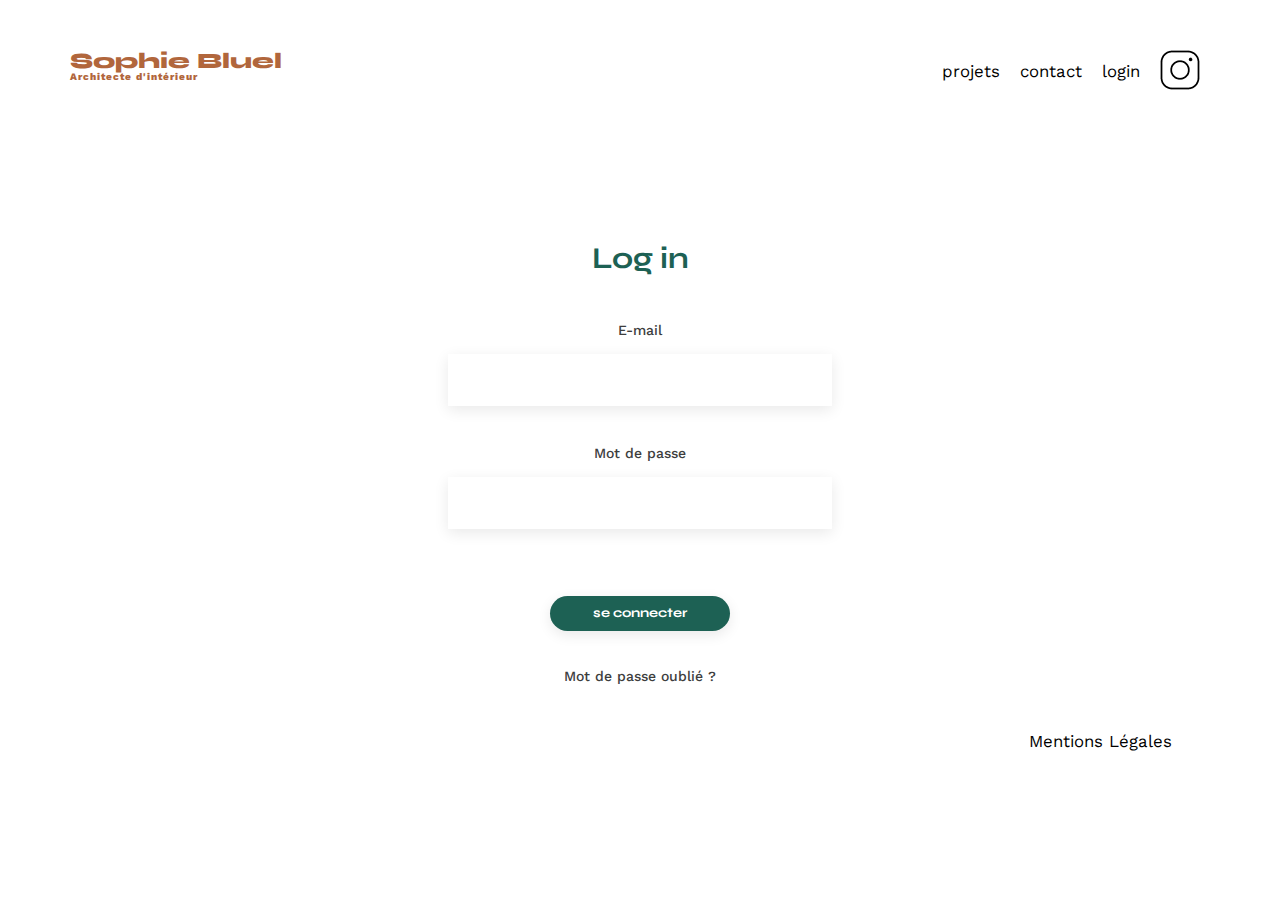
<file: login.html>
<!DOCTYPE html>
<html lang="fr">
  <head>
    <meta charset="UTF-8" />
    <meta name="viewport" content="width=device-width, initial-scale=1.0" />
    <title>Se connecter - Sophie Bluel - Architecte d'intérieur</title>
    <link rel="preconnect" href="https://fonts.googleapis.com" />
    <link rel="preconnect" href="https://fonts.gstatic.com" crossorigin />
    <link
      href="https://fonts.googleapis.com/css2?family=Syne:wght@700;800&family=Work+Sans&display=swap"
      rel="stylesheet"
    />
    <meta name="description" content="" />
    <link rel="stylesheet" href="./assets/style.css" />
    <link rel="stylesheet" href="./assets/login.css" />
    <script type="module" src="login.js" defer></script>
  </head>
  <body>
    <header>
      <a href="/index.html"
        ><h1>Sophie Bluel <span>Architecte d'intérieur</span></h1></a
      >
      <nav>
        <ul>
          <li><a href="./index.html#portfolio">projets</a></li>
          <li><a href="./index.html#contact">contact</a></li>
          <li><a href="./login.html" class="loginPage">login</a></li>
          <li>
            <a href="#"
              ><img src="./assets/icons/instagram.png" alt="Instagram"
            /></a>
          </li>
        </ul>
      </nav>
    </header>
    <main class="login">
      <h2 class="login-title">Log in</h2>
        <form class="connection">
          <label for="email">E-mail</label>
          <input type="email" name="email" id="email" />
          <label for="password">Mot de passe</label>
          <input type="password" name="password" id="password" />
          <p class="error"></p>
          <input type="submit" class="submit" value="se connecter" />
          <a href="" class="forgotten-password">Mot de passe oublié ?</a>
        </form>
    </main>
    <footer>
      <nav>
        <ul>
          <li><a href="#">Mentions Légales</a></li>
        </ul>
      </nav>
    </footer>
  </body>
</html>
</file>
<file: assets/login.css>
a, .login {
    text-decoration: none;
    color: black;
  }
  
  a:hover {
    color: #B1663C;
  }
  
  .loginPage {
    text-decoration: none;
  }
  
  .login-title {
    text-align: center;
    margin-top: 150px;
  }
  
  .connection {
    display: flex;
    align-items: center;
    flex-direction: column;
    margin: 50px auto;
  }
  
  .connection label {
    font-family: 'Work Sans';
    color: #3d3d3d;
    font-weight: 500;
  }
  
  .connection input {
    width: 380px;
    height: 50px;
    margin-top: 7px;
    margin-bottom: 30px;
    border: none;
    box-shadow: 0px 4px 14px rgba(0, 0, 0, 0.09);
  }
  
  .connection .submit {
    width: 180px;
    height: 35px;
    background: #1d6154;
    color: #fff;
    border-radius: 60px;
    border: none;
    font-family: 'Syne', sans-serif;
    font-weight: 700;
    margin-top: 7px;
    margin-bottom: 28px;
    cursor: pointer;
    margin-left: auto;
    margin-right: auto;
  }
  
  .error {
    margin: 5px 0;
    color: red;
    font-family: 'Work Sans';
    font-weight: 500;
    font-style: italic;
  }
  
  .forgotten-password {
    font-family: 'Work Sans';
    font-weight: 500;
    color: #3d3d3d;
    text-align: center;
  }
</file>
<file: assets/style.css>
/* http://meyerweb.com/eric/tools/css/reset/
   v2.0 | 20110126
   License: none (public domain)
*/

html, body, div, span, applet, object, iframe,
h1, h2, h3, h4, h5, h6, p, blockquote, pre,
a, abbr, acronym, address, big, cite, code,
del, dfn, em, img, ins, kbd, q, s, samp,
small, strike, strong, sub, sup, tt, var,
b, u, i, center,
dl, dt, dd, ol, ul, li,
fieldset, form, label, legend,
table, caption, tbody, tfoot, thead, tr, th, td,
article, aside, canvas, details, embed,
figure, figcaption, footer, header, hgroup,
menu, nav, output, ruby, section, summary,
time, mark, audio, video {
	margin: 0;
	padding: 0;
	border: 0;
	font-size: 100%;
	font: inherit;
	vertical-align: baseline;
}
/* HTML5 display-role reset for older browsers */
article, aside, details, figcaption, figure,
footer, header, hgroup, menu, nav, section {
	display: block;
}
body {
	line-height: 1;
}
ol, ul {
	list-style: none;
}
blockquote, q {
	quotes: none;
}
blockquote:before, blockquote:after,
q:before, q:after {
	content: '';
	content: none;
}
table {
	border-collapse: collapse;
	border-spacing: 0;
}
/** end reset css**/
body {
	max-width: 1140px;
	margin:auto;
	font-family: 'Work Sans' ;
	font-size: 14px;
}
header {
	display: flex;
	justify-content: space-between;
	margin: 50px 0
}
section {
	margin: 50px 0
}

.modeEdition {
	color: white;
	display: none;
	align-items: center;
	justify-content: center;
	background-color: black;
	position: relative;
	width: 100%;
	height: 60px;
	font-size: 16px;
	gap: 10px;
}

a {
	text-decoration: none;
	color: black;
}

h1{
	display: flex;
	flex-direction: column;
	font-family: 'Syne';
	font-size: 22px;
	font-weight: 800;
	color: #B1663C
}

h1 > span {
	font-family: 'Work Sans';
	font-size:10px;
	letter-spacing: 0.1em;
;
}

h2{
	font-family: 'Syne';
	font-weight: 700;
	font-size: 30px;
	color: #1D6154
}
nav ul {
	display: flex;
	align-items: center;
	list-style-type: none;

}
nav li {
	padding: 0 10px;
	font-size: 1.2em;
}

li:hover {
	color: #B1663C;
}
#introduction {
	display: flex;
	align-items: center;
}
#introduction figure {
	flex: 1
}
#introduction img {
	display: block;
	margin: auto;
	width: 80%;
}

#introduction article {
	flex: 1
}
#introduction h2 {
	margin-bottom: 1em;
}

#introduction p {
	margin-bottom: 0.5em;
}
#portfolio h2 {
	text-align: center;
	margin-bottom: 1em;
}

.modifyPortfolio {
	display: flex;
	padding: 6em 0 4em;
	justify-content: center;
	align-items: baseline;
	gap: 45px;
}

.btnModify {
	display: none;
	font-size: 16px;
	gap: 10px;
}

.filter {
	width: 42%;
	margin: auto;
	margin-bottom: 40px;
	display: flex;
	justify-content: space-around;
}

.filter button {
	color: #1D6154;
	background-color: white;
	border-radius: 60px;
	border: solid 1px #1D6154;
	padding: 5px 10px;
	font-family: 'Syne';
	font-size: 14px;
	font-weight: 500;
}

.filter button:hover {
	color: white;
	background-color: #1d6154;
}

.gallery {
	width: 100%;
	display: grid;
	grid-template-columns: 1fr 1fr 1fr;
	grid-column-gap: 20px;
	grid-row-gap: 20px;
}

.gallery img {
	width: 100%;

}
#contact {
	width: 50%;
margin: auto;
}
#contact > * {
	text-align: center;
}
#contact h2{
	margin-bottom: 20px;
}
#contact form {
	text-align: left;
	margin-top:30px;
	display: flex;
	flex-direction: column;
}

#contact input {
	height: 50px;
	font-size: 1.2em;
	border: none;
	box-shadow: 0px 4px 14px rgba(0, 0, 0, 0.09);
}
#contact label {
	margin: 2em 0 1em 0;
}
#contact textarea {
	border: none;
	box-shadow: 0px 4px 14px rgba(0, 0, 0, 0.09);
}

input[type="submit"]{
	font-family: 'Syne';
	font-weight: 700;
	color: white;
	background-color: #1D6154;
	margin : 2em auto ;
	width: 180px;
	text-align: center;
	border-radius: 60px ;
}

footer nav ul {
	display: flex;
	justify-content: flex-end;
	margin: 2em
}

.modal {
	display: none;
	position: fixed;
	top: 0;
	left: 0;
	margin: 0;
	justify-content: center;
	align-items: center;
	width: 100%;
	height: 100%;
	background-color: rgba(0, 0, 0, 0.3);
}

.modalContent {
	background-color: white;
	width: 35%;
	height: 80%;
	border-radius: 10px;
	display: flex;
	justify-content: center;
	align-items: center;
	flex-direction: column;
	position: relative;
}

#modal-close {
	position: absolute;
	top: 30px;
	right: 30px;
	background-color: transparent;
	border: none;
	font-size: 25px;
	cursor: pointer;
}

.modalAddPhoto {
	background-color: white;
	width: 30%;
	height: 70%;
	border-radius: 10px;
	display: none;
	justify-content: space-around;
	align-items: center;
	flex-direction: column;
	position: relative;
}

.fa-arrow-left {
	position: absolute;
	top: 30px;
	left: 30px;
	font-size: 25px;
	cursor: pointer;
}

.modalAddPhoto .fa-xmark {
	position: absolute;
	top: 30px;
	right: 30px;
	font-size: 25px;
	cursor: pointer;
}
.modalAddPhoto h2 {
	margin: -50px;
}

.fa-image {
	font-size: 6em;
	color: #CBD6DC;
}

form {
	display: flex;
	flex-direction: column;
	justify-content: center;
	width: 80%;
	height: 80%;
	gap: 10px;
}

.previewContainer {
	display: flex;
	flex-direction: column;
	align-items: center;
	background-color: #E8F1F6;
	margin-bottom: 30px;
	max-height: 200px;
}

.previewContainer label {
	background-color: #CBD6DC;
	border-radius: 30px;
	padding: 1em 2.8em;
	cursor: pointer;
}

.previewContainer input {
	display: none;
}

.previewContainer img {
	display: none;
	max-width: 100%;
	height: 100%;
}

.previewContainer p {
	margin: 10px 0 30px;
}
.previewContainer i {
	margin: 30px 0 10px;
}

#title, #category {
	font-family: 'Syne';
	font-size: 16px;
	width: auto;
    height: 50px;
	padding-left: 10px;
    margin-top: 7px;
    margin-bottom: 30px;
    border: none;
    box-shadow: 0px 4px 14px rgba(0, 0, 0, 0.09);
}

.greyBorder {
	border-bottom: solid 2px #d0d0d0;
}


.galleryPhoto {
	display: grid;
	grid-template-columns: repeat(5, 1fr);
	grid-template-rows: repeat(3, auto);
	grid-row-gap: 20px;
	grid-column-gap: 10px;
	margin: 40px 80px 0px 80px;
	padding-bottom: 30px;
	border-bottom: solid 2px #d0d0d0;
  }

  .galleryPhoto figure {
    position: relative;
	height: 135px;
}
  
  .galleryPhoto img {
	max-width: 100%;
	height: 100%;
  }

  .galleryPhoto figure i {
    position: absolute;
    color: white;
    top: 3px;
    right: 3px;
    width: 15px;
    height: 15px;
    cursor: pointer;
    padding: 4px;
    background-color: black;
    border: none;
	border-radius: 5px;
}


.addPhoto {
	font-family: 'Syne';
	font-size: 16px;
	color: white;
	background-color: #1D6154;
	margin : 2em auto ;
	width: 240px;
	text-align: center;
	border-radius: 60px ;
	border: none;
	height: 40px;
	cursor: pointer;
}
</file>
